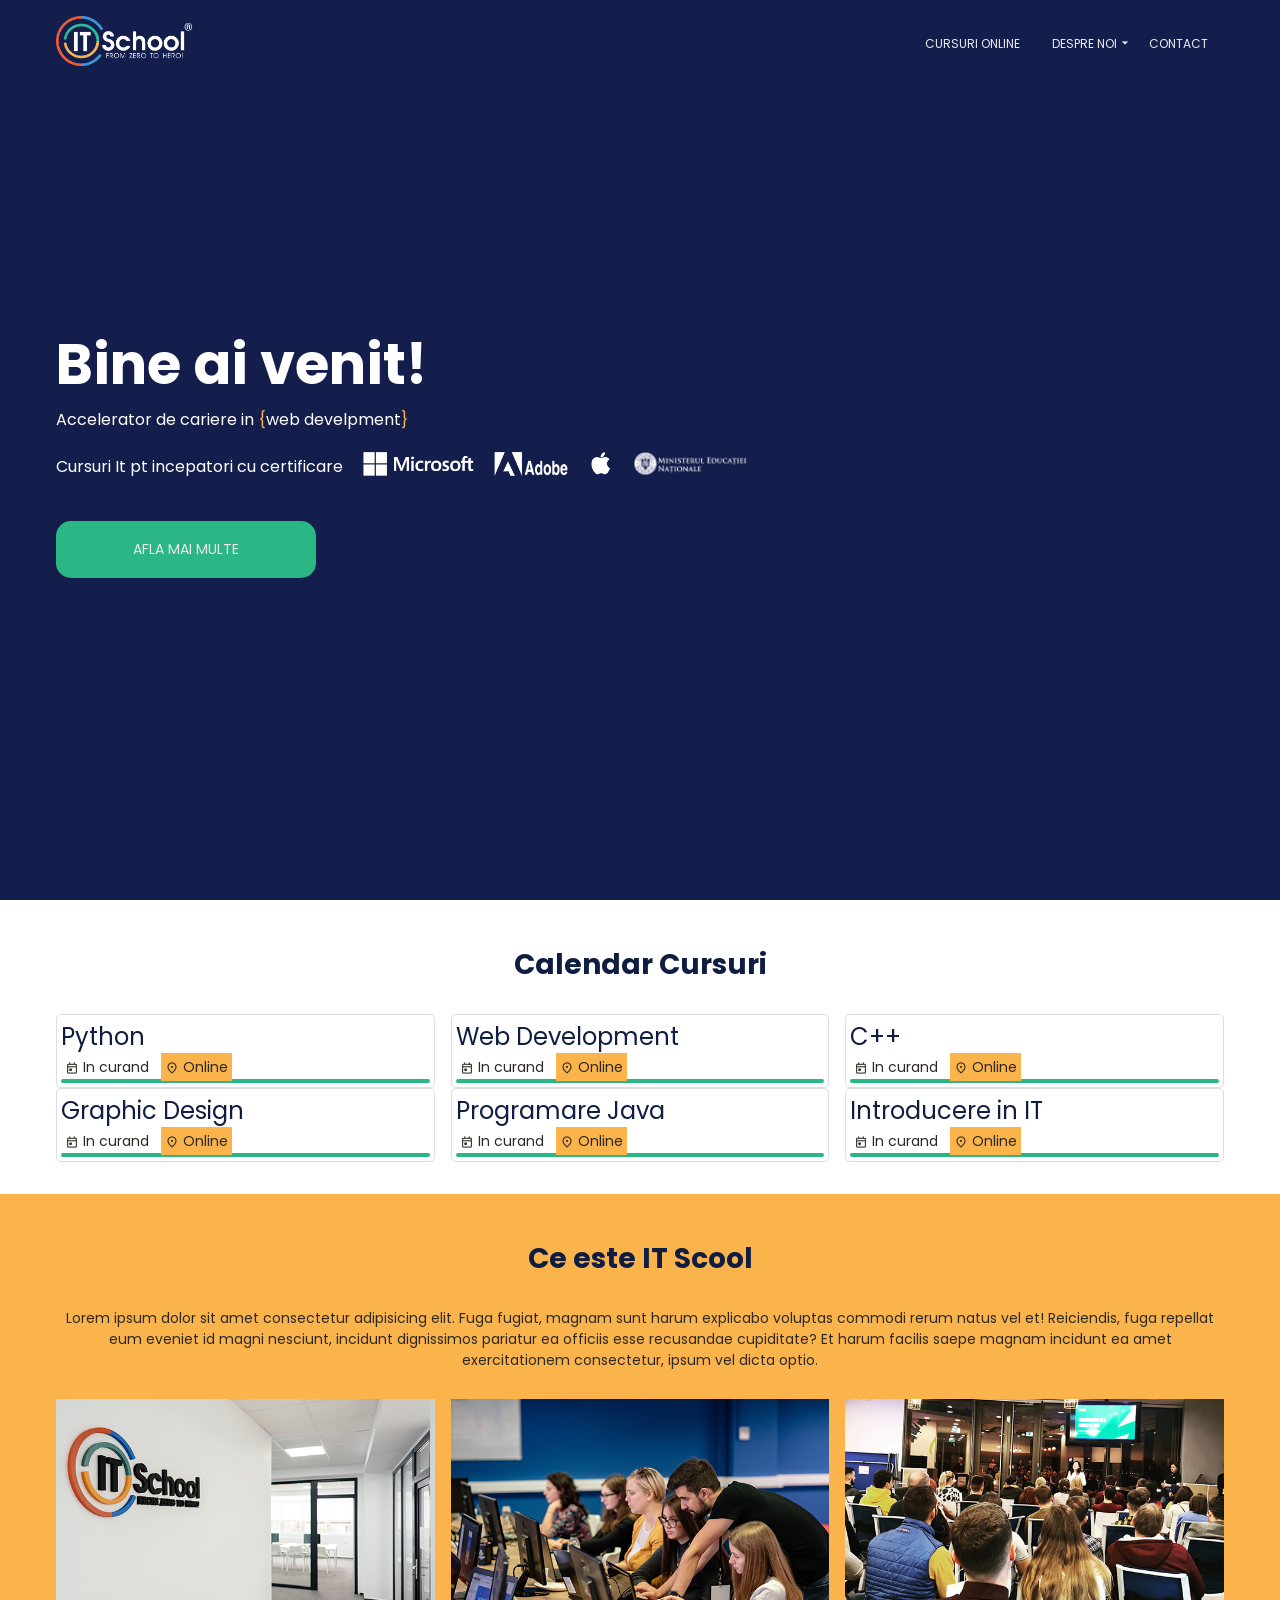
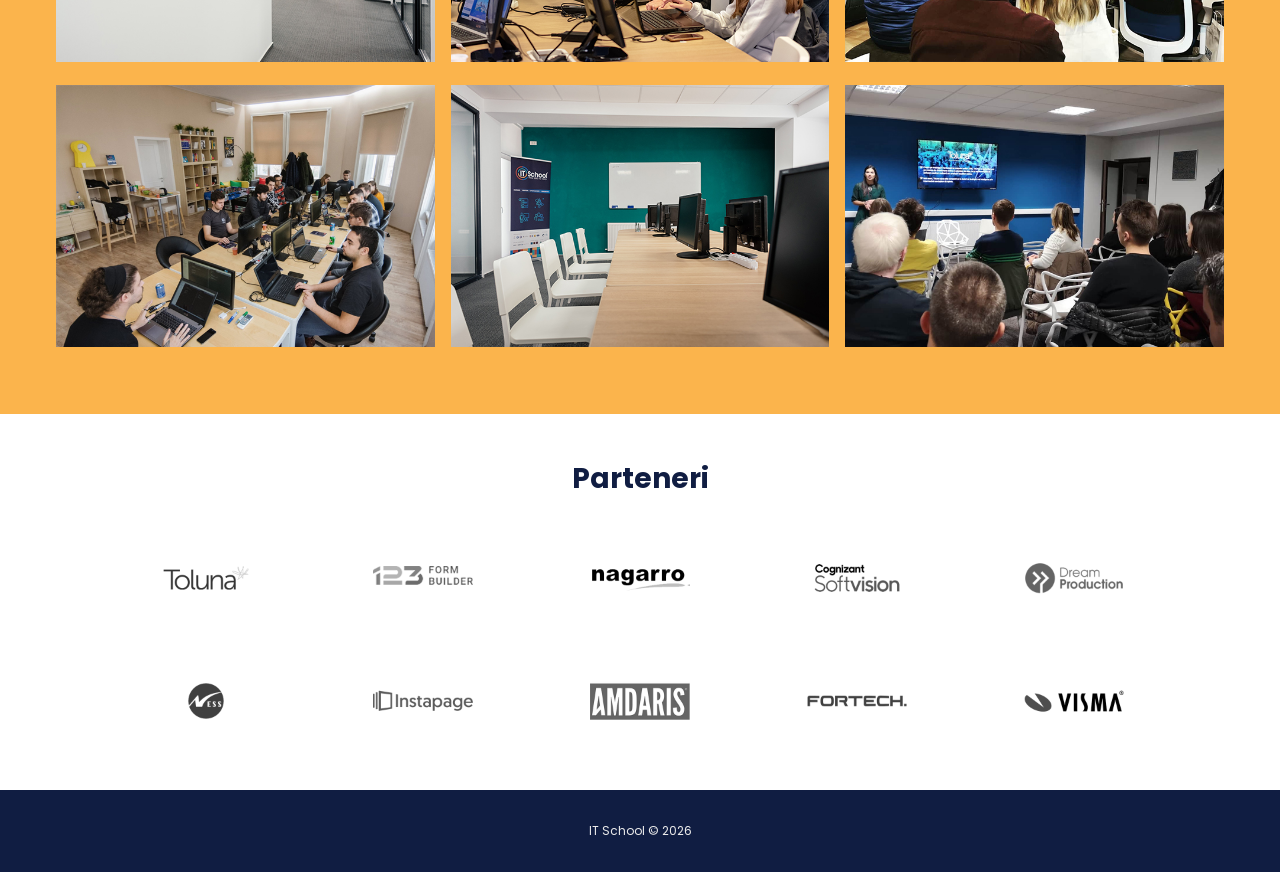
<file: index.html>
<!DOCTYPE html>
<html lang="en">
<head>
    <meta charset="UTF-8">
    <meta name="viewport" content="width=device-width, initial-scale=1.0">
    <title>It School Clone</title>
    <meta name="description" content="O replica a sitte ului IT.School.ro"/>
    <!-- Includem Fonturile -->
    <link rel="preconnect" href="https://fonts.googleapis.com">
<link rel="preconnect" href="https://fonts.gstatic.com" crossorigin>
<link href="https://fonts.googleapis.com/css2?family=Open+Sans:ital,wght@0,300..800;1,300..800&family=Poppins:ital,wght@0,100;0,200;0,300;0,400;0,500;0,600;0,700;0,800;0,900;1,100;1,200;1,300;1,400;1,500;1,600;1,700;1,800;1,900&family=Roboto:ital,wght@0,100..900;1,100..900&display=swap" rel="stylesheet">
    <!-- Includem Iconitile -->
    <link rel="stylesheet" href="https://fonts.googleapis.com/css2?family=Material+Symbols+Outlined:opsz,wght,FILL,GRAD@24,400,0,0"
    />
    <!-- Includem fisierele noastre css -->
    <link rel="stylesheet" href="css/main.css"/>
    <link rel="stylesheet" href="css/home.css"/>

</head>
<body>
    
<nav>
    <div class="container">
        <a href="index.html" class="logo-link">
            <img src="img/itschool-logo.png" alt="itschool logo"/>
        </a>
        <div class="menu-icon-container">
        <span class="material-symbols-outlined menu-icon">
            menu
        </span>
        <input type="checkbox"/>
        
            <ul>
                <li>
                    <a href="pages/courses.html">Cursuri Online</a>
                </li>
                <li class="about-us">
                    <a href="#">
                        Despre noi
                        <!-- iconita luata de pe material icons -->
                        <span class="material-symbols-outlined arrow-down-icon">
                            arrow_drop_down
                        </span>
                    </a>
                    <!-- submeniul afisat la hover pe despre noi -->
                     <div class="submenu">
                        <a href="pages/about.html">It School</a>
                        <a href="https://itschool.ro/certificari">Certificari</a>
                     </div>
                </li>
                <li>
                    <a href="pages/contact.html">Contact</a>
                </li>
            </ul> 
        </div>  
    </div> 
</nav> 
    
    <section class="welcome">
        <div class="container">
            <h1>Bine ai venit!</h1>
            <p>Accelerator de cariere in <span>{</span>web develpment<span>}</span></p>
            <p>Cursuri It pt incepatori cu certificare
                <img src="img/microsoft.png" alt="Microsoft"/>
                <img src="img/adobe.png" alt="Adobe"/>
                <img src="img/apple.png" alt="Apple"/>
                <img src="img/minister.png" alt="Ministerul Educatiei"/>
            </p>
            <a href="pages/courses.html">Afla mai multe</a>
        </div>
    </section>


    <section class="courses">

        <div class="container grid">

            <h2>Calendar Cursuri</h2>
                <div class="courses-container">
                    <!-- Fiecare curs are aceeasi structura -->
                    <div class="course-wrapper">
                        <div class="course">
                            <div class="content">
                                <h3>Python</h3>
                                <div class="badges">

                                    <span class="date">
                                        <span class="material-symbols-outlined">today</span>
                                        <span>In curand</span>
                                    </span>
                                    
                                    <span class="place">
                                        <span class="material-symbols-outlined">location_on</span>
                                        <span>Online</span>
                                    </span>


                                </div>
                            </div>

                            <div class="bar"></div>
                        </div>


                    </div>


                     <div class="course-wrapper">
                        <div class="course">
                            <div class="content">
                                <h3>Web Development</h3>
                                <div class="badges">

                                    <span class="date">
                                        <span class="material-symbols-outlined">today</span>
                                        <span>In curand</span>
                                    </span>
                                    
                                    <span class="place">
                                        <span class="material-symbols-outlined">location_on</span>
                                        <span>Online</span>
                                    </span>


                                </div>
                            </div>

                            <div class="bar"></div>
                        </div>


                    </div>


                     <div class="course-wrapper">
                        <div class="course">
                            <div class="content">
                                <h3>C++</h3>
                                <div class="badges">

                                    <span class="date">
                                        <span class="material-symbols-outlined">today</span>
                                        <span>In curand</span>
                                    </span>
                                    
                                    <span class="place">
                                        <span class="material-symbols-outlined">location_on</span>
                                        <span>Online</span>
                                    </span>


                                </div>
                            </div>

                            <div class="bar"></div>
                        </div>


                    </div>



                     <div class="course-wrapper">
                        <div class="course">
                            <div class="content">
                                <h3>Graphic Design</h3>
                                <div class="badges">

                                    <span class="date">
                                        <span class="material-symbols-outlined">today</span>
                                        <span>In curand</span>
                                    </span>
                                    
                                    <span class="place">
                                        <span class="material-symbols-outlined">location_on</span>
                                        <span>Online</span>
                                    </span>


                                </div>
                            </div>

                            <div class="bar"></div>
                        </div>


                    </div>


                     <div class="course-wrapper">
                        <div class="course">
                            <div class="content">
                                <h3>Programare Java</h3>
                                <div class="badges">

                                    <span class="date">
                                        <span class="material-symbols-outlined">today</span>
                                        <span>In curand</span>
                                    </span>
                                    
                                    <span class="place">
                                        <span class="material-symbols-outlined">location_on</span>
                                        <span>Online</span>
                                    </span>


                                </div>
                            </div>

                            <div class="bar"></div>
                        </div>


                    </div>


                     <div class="course-wrapper">
                        <div class="course">
                            <div class="content">
                                <h3>Introducere in IT</h3>
                                <div class="badges">

                                    <span class="date">
                                        <span class="material-symbols-outlined">today</span>
                                        <span>In curand</span>
                                    </span>
                                    
                                    <span class="place">
                                        <span class="material-symbols-outlined">location_on</span>
                                        <span>Online</span>
                                    </span>


                                </div>
                            </div>

                            <div class="bar"></div>
                        </div>


                    </div>

                    
                </div>

        </div>
    </section>
 
    <section class="who-we-are" id="about-us">
        <div class="container grid">
            <h2>Ce este IT Scool</h2>
            <p>Lorem ipsum dolor sit amet consectetur adipisicing elit. Fuga fugiat, magnam sunt harum explicabo voluptas commodi rerum natus vel et! Reiciendis, fuga repellat eum eveniet id magni nesciunt, incidunt dignissimos pariatur ea officiis esse recusandae cupiditate? Et harum facilis saepe magnam incidunt ea amet exercitationem consectetur, ipsum vel dicta optio.</p>

            <div class="images-container">
                <div class="image-wrapper">
                    <img src="img/about-us-1.jpeg" alt=""/>
                </div>
                <div class="image-wrapper">
                    <img src="img/about-us-2.jpeg" alt=""/>
                </div>
                <div class="image-wrapper">
                    <img src="img/about-us-3.jpeg" alt=""/>
                </div>
                <div class="image-wrapper">
                    <img src="img/about-us-4.jpeg" alt=""/>
                </div>
                <div class="image-wrapper">
                    <img src="img/about-us-5.jpeg" alt=""/>
                </div>
                <div class="image-wrapper">
                    <img src="img/about-us-6.jpeg" alt=""/>
                </div>
            </div>
        </div>

    </section>
 

    <section class="parteners">
        <div class="container">
            <h2>Parteneri</h2>
            <div class="parteners-container">
                <div class="image-wrapper">
                    <img src="img/toluna.png" alt="toluna"/>
                </div>
                 <div class="image-wrapper">
                    <img src="img/123formbuilder.png" alt="123formbuilder"/>
                </div>
                 <div class="image-wrapper">
                    <img src="img/nagarro.png" alt="nagarro"/>
                </div>
                 <div class="image-wrapper">
                    <img src="img/cognizant.png" alt="cognizant"/>
                </div>
                 <div class="image-wrapper">
                    <img src="img/dreamproduction.png" alt="dreamproduction"/>
                </div>
                 <div class="image-wrapper">
                    <img src="img/ness.png" alt="ness"/>
                </div>
                 <div class="image-wrapper">
                    <img src="img/instapage.png" alt="instapage"/>
                </div>
                 <div class="image-wrapper">
                    <img src="img/amdaris.png" alt="amdaris"/>
                </div>
                 <div class="image-wrapper">
                    <img src="img/fortech.png" alt="fortech"/>
                </div>
                 <div class="image-wrapper">
                    <img src="img/visma.png" alt="visma"/>
                </div>
            </div>
        </div>

    </section>

 
    <footer>
        <div class="container">
            <p>IT School © 2026</p>
        </div>
   </footer>

</body>
</html>
</file>
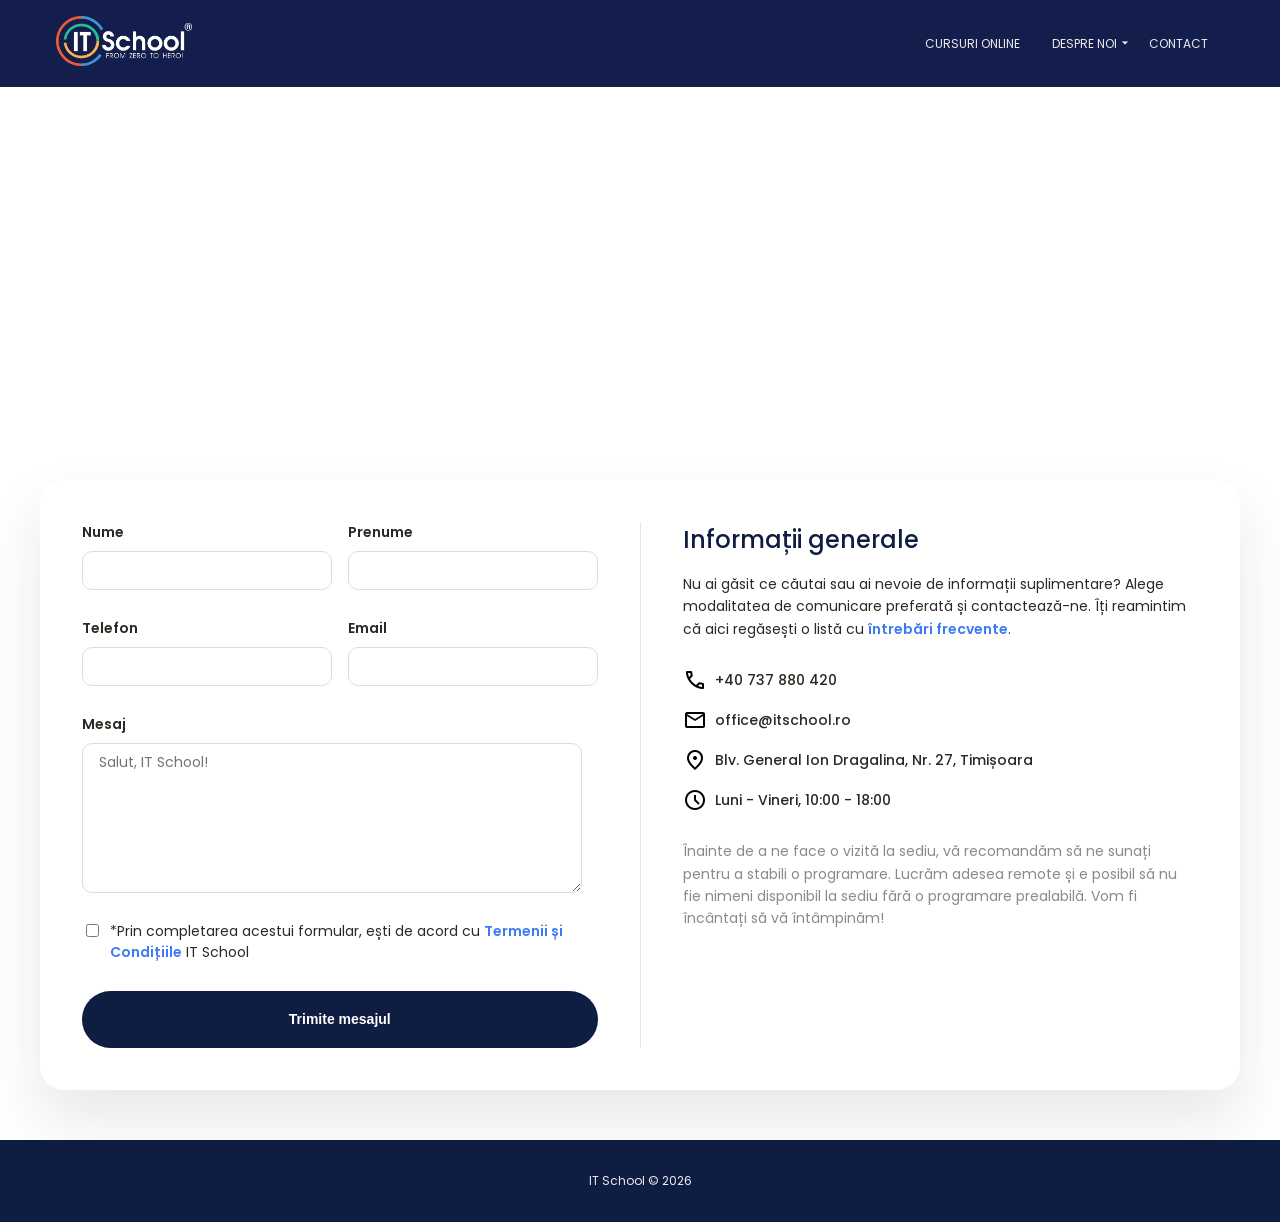
<file: pages/contact.html>
<!DOCTYPE html>
<html lang="en">
<head>
    <meta charset="UTF-8">
    <meta name="viewport" content="width=device-width, initial-scale=1.0">
    <title>Contact</title>
    <link rel="preconnect" href="https://fonts.googleapis.com">
<link rel="preconnect" href="https://fonts.gstatic.com" crossorigin>
<link href="https://fonts.googleapis.com/css2?family=Open+Sans:ital,wght@0,300..800;1,300..800&family=Poppins:ital,wght@0,100;0,200;0,300;0,400;0,500;0,600;0,700;0,800;0,900;1,100;1,200;1,300;1,400;1,500;1,600;1,700;1,800;1,900&family=Roboto:ital,wght@0,100..900;1,100..900&display=swap" rel="stylesheet">
    <!-- Includem Iconitile -->
    <link rel="stylesheet" href="https://fonts.googleapis.com/css2?family=Material+Symbols+Outlined:opsz,wght,FILL,GRAD@24,400,0,0"
    />
    
    <link rel="stylesheet" href="../css/main.css"/>
    <link rel="stylesheet" href="../css/contact.css">
</head>
<body>

     
<nav>
    <div class="container">
        <a href="../index.html" class="logo-link">
            <img src="../img/itschool-logo.png" alt="itschool logo"/>
        </a>
        <div class="menu-icon-container">
        <span class="material-symbols-outlined menu-icon">
            menu
        </span>
        <input type="checkbox"/>
        
            <ul>
                <li>
                    <a href="courses.html">Cursuri Online</a>
                </li>
                <li class="about-us">
                    <a href="../index.html">
                        Despre noi
                        <!-- iconita luata de pe material icons -->
                        <span class="material-symbols-outlined arrow-down-icon">
                            arrow_drop_down
                        </span>
                    </a>
                    <!-- submeniul afisat la hover pe despre noi -->
                     <div class="submenu">
                        <a href="about.html">It School</a>
                        <a href="https://itschool.ro/certificari">Certificari</a>
                     </div>
                </li>
                <li>
                    <a href="contact.html">Contact</a>
                </li>
            </ul> 
        </div>  
    </div> 
</nav> 

<section class="contact">
    <div class="container">
    <h2>Suntem aici sa te ajutam</h2>
    </div>
</section>



<section class="contact-information">
    <form>
        <fieldset>
            <legend class="visually-hidden"></legend>

            <div class="form-row">
                <div class="form-group">
                    <label for="first-name">Nume</label>
                    <input type="text" id="first-name">
                </div>
                <div class="form-group">
                    <label for="last-name">Prenume</label>
                    <input type="text" id="last-name">
                </div>
            </div>

            <div class="form-row">
                <div class="form-group">
                    <label for="phone-number">Telefon</label>
                    <input type="tel" id="phone-number">
                </div>
                <div class="form-group">
                    <label for="email">Email</label>
                    <input type="email" id="email">
                </div>
            </div>
        </fieldset>

        <div class="form-group">
            <label for="message">Mesaj</label>
            <textarea id="message" placeholder="Salut, IT School!"></textarea>
        </div>

        <div class="checkbox-row">
            <input type="checkbox" id="terms">
            <label for="terms">*Prin completarea acestui formular, ești de acord cu <a href="#">Termenii și Condițiile</a> IT School</label>
        </div>

        <button type="submit">Trimite mesajul</button>
    </form>

    <div class="general-information">
        <h3>Informații generale</h3>
        <p>
            Nu ai găsit ce căutai sau ai nevoie de informații suplimentare? Alege modalitatea de comunicare preferată și contactează-ne. Îți reamintim că aici regăsești o listă cu <a href="#">întrebări frecvente</a>.
        </p>
        <div>
            <span class="material-symbols-outlined">call</span>
            <p>+40 737 880 420</p>
        </div>
        <div>
            <span class="material-symbols-outlined">mail</span>
            <p>office@itschool.ro</p>
        </div>
        <div>
            <span class="material-symbols-outlined">location_on</span>
            <p>Blv. General Ion Dragalina, Nr. 27, Timișoara</p>
        </div>
        <div>
            <span class="material-symbols-outlined">schedule</span>
            <p>Luni - Vineri, 10:00 - 18:00</p>
        </div>
        <p class="muted">
            Înainte de a ne face o vizită la sediu, vă recomandăm să ne sunați pentru a stabili o programare. Lucrăm adesea remote și e posibil să nu fie nimeni disponibil la sediu fără o programare prealabilă. Vom fi încântați să vă întâmpinăm!
        </p>
    </div>
</section>

<footer>
        <div class="container">
            <p>IT School © 2026</p>
        </div>
</footer>

</body>
</html>
</file>
<file: css/main.css>
/* Adaugam variabile */

:root{
    --text-primary: #101d42;
    --text-secondary: #fbb44c;
    --text-dark: #2b2922;
    --text-light: #eaeaea;
    --text-white: #ffffff;

    --bg-primary: #141e4c;
    --bg-secondary: #dfedf5;
    --bg-dark: #101d42;
    --bg-light: #ffffff;

    --fs-large: 1rem;
    --fs-medium: 0.875rem;
    --fs-small: 0.75rem;

    --spacing-xl: 2.625rem;
    --spacing-large: 1.75rem;
    --spacing-medium: 1rem;
    --spacing-small: 0.5rem; 
    --spacing-tiny: 0.25rem;

    --button-color: #2bb686;
    

    --mobile-logo-height: 45px;
}

/* resetam proprietatile default dar spunem si ca vrem border-box */

*{
  box-sizing: border-box;     
}

body,
h1,
h2, 
h3,
p{
    margin: 0;
    padding: 0;
}

ul{
    list-style-type: none;
    margin: 0;
    padding: 0;
}

a{  
    display: block;
    text-decoration: none;
}

/* necesar pt mobil */

input[type="submit"]{
    -webkit-appearance: none;
    -moz-appearance: none;
    appearance: none;
    opacity: 1;
}


/* Adaugam proprietati de font */

body{
    font-family: 'Poppins', sans-serif;
}

h1{
    font-size: 3.5rem;
}

h2{
    font-size: 1.75rem;
}

h3{
    font-size: 1.5rem;
}

p{
    font-size: var(--fs-medium);
}

/* Adaugam proprietati de culori */

h1{
    color: var(--text-light);
}

h2{
    color: var(--text-primary);
}

h3{
    color: var(--text-secondary);
}

p{
    color: var(--text-dark);
}
/* clase reutilizabile */

.container{
    max-width: 1200px;
    min-width: 320px;

    margin: auto;
    padding: var(--spacing-medium);
}

/* layout */

body{
    display: flex;
    flex-direction: column;
    min-height: 100vh;
}

/* stilizarea nav-ului */

nav{

    position: fixed;
    top: 0;
    width: 100%;
    z-index: 2;
    background-color: var(--bg-primary);
}

nav .container{
    display: flex;
    justify-content: space-between;
    align-items: center;
}

nav .logo-link{
    padding: 0;
}

nav img{
    width: auto;
    height: 50px;
}

/* meniul si checkbox-ul sunt doar pt mobil trebuie ascunse pe desktop */

nav .menu-icon{
    color: var(--text-light);
    display: none;
}

nav input[type="checkbox"]{
    display: none;
}


nav ul{
    display: flex;
}

nav li{
    position: relative;
}

nav a{
    font-size: var(--fs-small);
    /* Transformam textul sa contina doar majuscule */
    text-transform: uppercase;
    color: var(--text-light);
    padding: var(--spacing-medium);

}

nav .arrow-down-icon{
    font-size: var(--fs-large);
    position: absolute;
}

nav a:hover{
    color: var(--text-secondary);
}

nav .submenu{
    display: none;
    
    position: absolute;
    top: calc(100% - var(--spacing-small));
    left: var(--spacing-medium);
    
    width: 10rem;
    padding: var(--spacing-tiny) 0;
    
    background-color: var(--bg-dark);

    z-index: 3;
}

nav .submenu a{
    padding: var(--spacing-tiny) var(--spacing-small);
}

/* display:block se aplica pe elementul cu clasa submenu doar atunci cand parintele cu clasa about-us este pe hover */

nav .about-us:hover .submenu{
    display: block;
}


/* stilizarea pentru mobil */


@media (max-width: 768px) {

nav img{
    height: var(--mobile-logo-height);
}

nav ul {
    display: none;
}

nav .menu-icon {
    display: block;
}

nav .arrow-down-icon {
    display: none;
}

nav .about-us:hover .submenu{
    display: none;
}

nav .menu-icon-container{
    position: relative;
}

nav input[type="checkbox"]{
    display: block;
    /* pun checkbox ul peste iconita de meniu */
    position: absolute;
    top: 0;
    left: 0;
    width: 100%;
    height: 100%;
    opacity: 0;
    margin: 0;
    cursor: pointer;
}

/* doua tipuri noi de selector */
/* input: checked => elemetul e stilizat doar daca e bifat */
/* input: checked ~ ul => aplica css doar pe fratii (elementele de acelasi nivel) lui input:checked aflati sub el ca ordine evident doar fratii care sunt ul  */
nav input[type="checkbox"]:checked ~ ul{
    display: block;
    width: 100%;
    position: fixed;
    top: calc(var(--mobile-logo-height) + 2 * var(--spacing-medium));
    left: 0;
    background-color: var(--bg-dark);
}

}

footer {
    background-color: var(--bg-dark);

}

footer p {
    font-size: var(--fs-small);
    text-align: center;
    color: var(--text-light);
    padding: var(--spacing-medium) 0;
}
</file>
<file: css/home.css>
/* Welcome Section */

.welcome{
    height: 100vh;
    width: 100%;
    background-color: var(--bg-primary);

    display: flex;
    justify-content: flex-start;
    align-items: center;
}

.welcome h1, .welcome p{
    color: var(--text-white);
}

.welcome p{
    font-size: var(--fs-large);
    margin-bottom: var(--spacing-medium);
}

.welcome p:last-of-type{
    margin-bottom: var(--spacing-xl);
}

.welcome p span{
    color: var(--text-secondary);
}

.welcome img{
    height: 24px;
    width: auto;
    margin-left: var(--spacing-medium);
    position: relative;
    top: var(--spacing-tiny);
}

.welcome .container{
    display: flex;
    flex-direction: column;
    flex-grow: 1;

}

.welcome a{
    color: var(--text-light);
    background-color: var(--button-color);
    
    font-size: var(--fs-medium);
    text-transform: uppercase;
    text-align: center;

    padding: var(--spacing-medium);
    border: 2px solid var(--button-color);
    border-radius: 15px;

    width:260px;
   
}

.welcome a:hover{
    background-color: transparent;
}

@media (max-width: 768px) {
    .welcome h1{
        font-size: 2.5rem;
    }

    /* vrem ca ultimul p sa nu aiba margine */

    .welcome p:last-of-type{
        margin-bottom: 0;
    }

    .welcome img{
        display: block;

        margin-top: var(--spacing-medium);

        margin-left: var(--spacing-small);


    }

    .welcome a{
        display: none;
    }    



    .welcome{
        padding-bottom: 4rem;
    }

}

/* Courses section */


.courses h2{
    margin: var(--spacing-large);
    text-align: center;
}

.courses .container.grid{
    padding: var(--spacing-medium) var(--spacing-small);
}

.courses .courses-container{
    display: flex;
    flex-wrap: wrap;
    margin-bottom: var(--fs-large);
}

.courses .course-wrapper{
    width: calc(100% / 3);

    padding-left: var(--spacing-small);
    padding-right: var(--spacing-small);
}

.courses .course{
    width: 100%;
    border: 1px solid #ddd;
    border-radius: 5px;
    padding: var(--spacing-tiny);
}


.courses h3{
    color: var(--text-primary);
    font-weight: 400;

}

.courses span{
    font-size: var(--fs-medium);
    color: var(--text-dark);
}

.courses .material-symbols-outlined{
    vertical-align: middle;
    /* aliniem pe verticala elementele inline */
}

.course .date, 
.courses .place {
    padding: var(--spacing-tiny);
}

.courses .place{
    background-color: var(--text-secondary);
    margin-left: var(--spacing-tiny);
}

.course .bar{
    height: var(--spacing-tiny);
    background-color: var(--button-color);
    border-radius: 10px;
}

/* Who we are section */

.who-we-are{
    background-color: var(--text-secondary);

}

.who-we-are .container.grid{
    padding: var(--spacing-medium) var(--spacing-small);
}

.who-we-are h2{
    padding-top: var(--spacing-large);

}

.who-we-are h2, .who-we-are p{
    margin-bottom: var(--spacing-large);
    text-align: center;
}

.who-we-are .container.grid p{
    
    margin-left: var(--spacing-small);
    margin-right: var(--spacing-small);
}

.who-we-are .images-container{
    display: flex;
    flex-wrap: wrap;
    margin-bottom: var(--spacing-large);
}

.who-we-are .image-wrapper{
    width: calc(100% /3);
    padding-right: var(--spacing-small);
    padding-left: var(--spacing-small);
    margin-bottom: var(--spacing-medium);
}

.who-we-are img{
    width: 100%;
    height: auto;
}

/* partners section */

.parteners h2{
    padding-top: var(--spacing-large);
    text-align: center;

}

.parteners h2, .parteners .parteners-container{
    margin-bottom: var(--spacing-large);
}

.parteners .parteners-container{
    display: flex;
    flex-wrap: wrap;
    justify-content: space-around;
    margin: 0 var(--spacing-xl);
   
}

.parteners .image-wrapper{
    width: 100px;
    margin-right: var(--spacing-xl);
    margin-left: var(--spacing-xl);
    margin-bottom: var(--spacing-medium);
}

.parteners img{
    width: 100%;
    height: auto;
    /* facem pozele gri */
    filter: grayscale(100%);
}

.parteners img:hover{
    filter: grayscale(0%);
}
</file>
<file: css/contact.css>
section.contact{
    position: relative;
    min-height: 50vh;
    width: 100%;
    margin-top: 80px;
    background-image: url(https://itschool.ro/images/contact/hero-background.png);
    background-size: cover;
    background-position: center;
    background-repeat: no-repeat;
    display: flex;
    justify-content: center;
    align-items: center;
   
    
}

.container h2{
    color: var(--text-white);
}

.contact-information{
    position: relative;
    top:-60px;
    display: flex;
    border-radius: 1rem;
    box-shadow: rgba(25, 30, 48, 0.1) 0px 30px 60px 0px;
    z-index: 1;
    background-color: rgb(255, 255, 255);
}

section form{
    width: 50%;
    display: flex;
    flex-direction: column;
    align-items: flex-start;


}

.general-information{
    width: 50%;
}

form button{
    align-items: center;
    justify-content: center;
    cursor: pointer;
    line-height: 1.75;
    width: 100%;
    background-color: rgb(25, 30, 48);
    color: rgb(255, 255, 255);
    text-transform: none;
    font-size: 1rem;
    font-weight: 500;
    box-shadow: none;
    border-width: 0px;
    padding: 0.875rem 1.5rem;
    border-radius: 999px;
    margin-bottom: 0;
}

form button:hover{
    background-color: rgba(25, 30, 48, 0.8);
    box-shadow: none;
}


.name-label{
    display: flex;
    flex-wrap: wrap;
}

.visually-hidden{
    
    overflow: hidden;

}

.contact-information{
    position: relative;
    top:-50px;
    display: flex;
    box-shadow: rgba(25, 30, 48, 0.1) 0px 30px 60px 0px;
    border-radius: 24px;
    z-index: 1;
    max-width: 1200px;
    margin: auto;
    padding: var(--spacing-xl);
    background-color: var(--bg-light);
    gap: var(--spacing-xl);
}


.contact-information fieldset{
    border: none;
    padding: 0;
    margin: 0;
    display: flex;
    flex-direction: column;
    gap: var(--spacing-large);
    width: 100%;
    min-width: 0;
}

.form-row{
    display: flex;
    gap: var(--spacing-medium);
    width: 100%;
}

.form-group{
    flex: 1;
    min-width: 0;
    display: flex;
    flex-direction: column;
    gap: var(--spacing-small);
}


.contact-information form{
    flex: 1;
    display: flex;
    flex-direction: column;
    gap: var(--spacing-large);
    width: 100%;
}

.contact-information fieldset{
    border: none;
    padding: 0;
    margin: 0;
    display: flex;
    flex-direction: column;
    gap: var(--spacing-large);
}


.contact-information label{
    font-size: var(--fs-medium);
    font-weight: 600;
    color: var(--text-dark);
}

.contact-information input[type="text"],
.contact-information input[type="tel"],
.contact-information input[type="email"],
.contact-information textarea{
    width: 100%;
    padding: var(--spacing-small) var(--spacing-medium);
    border: 1px solid #dcdcdc;
    border-radius: 10px;
    font-family: inherit;
    font-size: var(--fs-medium);
}

.contact-information textarea{
    min-height: 150px;
    resize: vertical;
    width: 500px;
}

.checkbox-row{
    display: flex;
    align-items: flex-start;
    gap: var(--spacing-small);
}

.checkbox-row input[type="checkbox"]{
    margin-top: 0.2rem;
    flex-shrink: 0;
}

.checkbox-row label{
    font-weight: 400;
    color: var(--text-dark);
}

.checkbox-row a{
    display: inline;
    color: #3d7bf5;
    font-weight: 600;
    text-decoration: none;
}

.contact-information button{
    background-color: var(--bg-dark);
    color: var(--text-white);
    border: none;
    border-radius: 30px;
    padding: var(--spacing-medium);
    font-size: var(--fs-medium);
    font-weight: 600;
    cursor: pointer;
}

.contact-information button:hover{
    opacity: 0.9;
}



.general-information{
    flex: 1;
    padding-left: var(--spacing-xl);
    border-left: 1px solid #e5e5e5;
}

.general-information h3{
    color: var(--text-primary);
    font-weight: 500;
    margin-bottom: var(--spacing-medium);
}

.general-information > p{
    margin-bottom: var(--spacing-large);
    line-height: 1.6;
}

.general-information > p a{
    display: inline;
    color: #3d7bf5;
    font-weight: 600;
}

.general-information > div{
    display: flex;
    align-items: center;
    gap: var(--spacing-small);
    margin-bottom: var(--spacing-medium);
}


.general-information > div p{
    font-weight: 500;
    color: var(--text-dark);
}

.general-information p.muted{
    color: #8a8a8a;
    line-height: 1.6;
    margin-top: var(--spacing-large);
}



@media (max-width: 768px){
    .contact-information{
        flex-direction: column;
        margin: -40px var(--spacing-medium) 0;
        padding: var(--spacing-large);
    }

    .form-row{
        flex-direction: column;
    }

    .general-information{
        padding-left: 0;
        border-left: none;
        border-top: 1px solid #e5e5e5;
        padding-top: var(--spacing-large);
    }

    section.contact{
        background-image: none;
        background-color: rgba(37, 117, 252);
    }

    section.contact h2{
        font-size: 1.25rem;
    }

}
</file>
